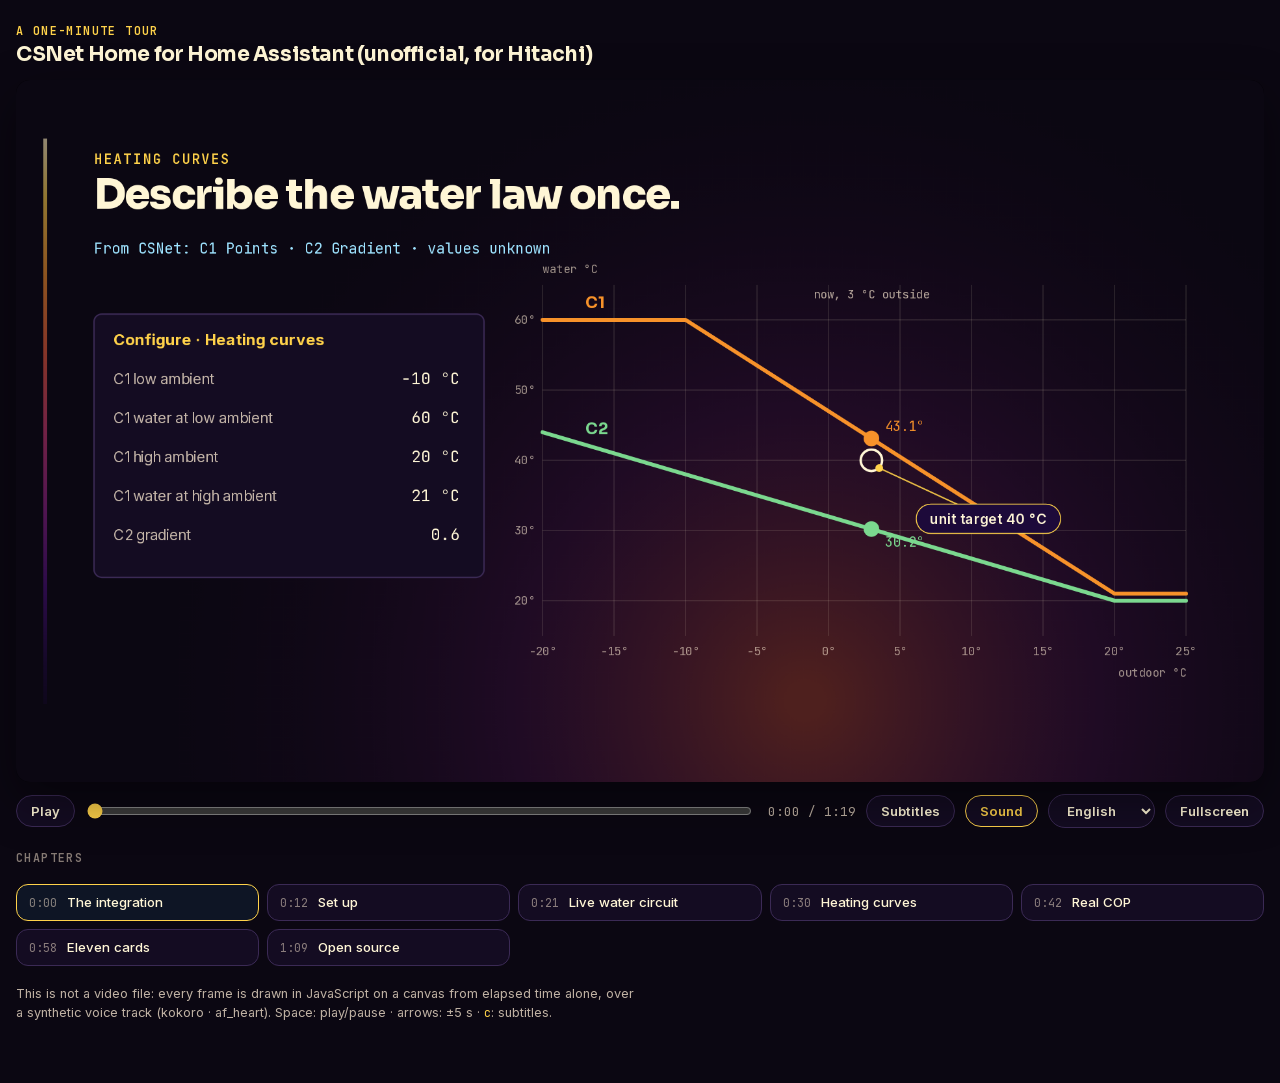
<file: docs/videos/csnet-home-tour/index.html>
<!doctype html>
<html lang="en">
<head>
<meta charset="utf-8">
<meta name="viewport" content="width=device-width, initial-scale=1">
<title>CSNet Home for Home Assistant (unofficial, for Hitachi)</title>
<meta name="description" content="A one-minute narrated tour of the CSNet Home (unofficial, for Hitachi) integration for Home Assistant: setup, live water circuit, heating curves, real COP and the bundled dashboard cards.">
<link rel="stylesheet" href="../engine/player.css">
<style>
  /* page colours around the stage — match them to the video's theme */
  :root { --bg: #0b0712; --panel: #140c22; --line: #3b2a55; --ink: #fff6d6; --soft: rgba(255,238,214,.74); --faint: rgba(255,238,214,.5); --accent: #ffd24a; }
</style>
</head>
<body>
<script src="../engine/engine.js"></script>
<script src="timing.js"></script>
<script src="scenes.js"></script>
</body>
</html>
</file>
<file: docs/videos/engine/player.css>
/* Player for static/videos/engine/engine.js.
   Fonts served from this folder (SIL OFL, see fonts/OFL-*.txt): no third-party requests. */
@font-face { font-family: "Inter"; src: url("fonts/inter-latin.woff2") format("woff2"); font-weight: 100 900; font-display: block; }
@font-face { font-family: "Sora"; src: url("fonts/sora-latin.woff2") format("woff2"); font-weight: 100 800; font-display: block; }
@font-face { font-family: "JetBrains Mono"; src: url("fonts/jetbrains-mono-latin.woff2") format("woff2"); font-weight: 100 800; font-display: block; }

:root {
  --bg: #0b0f17; --panel: #151c2b; --line: #2a3550;
  --ink: #e8ecf4; --soft: #b4bdd0; --faint: #7a849a; --accent: #38bdf8; --deep: #0a2233;
}
* { box-sizing: border-box; }
html, body { margin: 0; background: var(--bg); color: var(--ink); font: 15px/1.5 Inter, system-ui, sans-serif; }
main { max-width: 1280px; margin: 0 auto; padding: 24px 16px 48px; }
a { color: var(--accent); }
header { margin-bottom: 14px; }
.kicker { font: 600 0.78rem/1.2 "JetBrains Mono", monospace; letter-spacing: 0.12em; color: var(--accent); text-transform: uppercase; margin: 0 0 4px; }
h1 { font: 700 1.35rem/1.2 Sora, Inter, sans-serif; letter-spacing: -0.02em; margin: 0; }
.stage { position: relative; aspect-ratio: 16 / 9; width: 100%; background: #000; border-radius: 14px; overflow: hidden; box-shadow: 0 18px 50px rgba(0,0,0,.45); }
canvas { display: block; width: 100%; height: 100%; cursor: pointer; }

.bar { display: flex; align-items: center; gap: 10px; margin-top: 12px; flex-wrap: wrap; }
button, select { font: 600 0.88rem Inter, sans-serif; color: var(--ink); background: var(--panel); border: 1px solid var(--line); border-radius: 999px; padding: 7px 14px; cursor: pointer; }
button:hover, select:hover { border-color: var(--accent); }
button[aria-pressed="true"] { border-color: var(--accent); color: var(--accent); }
button:focus-visible, select:focus-visible, input:focus-visible { outline: 2px solid var(--accent); outline-offset: 2px; }
#seek { flex: 1 1 160px; accent-color: var(--accent); min-width: 120px; }
.time { font: 0.84rem "JetBrains Mono", monospace; color: var(--soft); min-width: 92px; text-align: right; }

.chapters { list-style: none; margin: 18px 0 0; padding: 0; display: grid; grid-template-columns: repeat(auto-fill, minmax(220px, 1fr)); gap: 8px; }
.chapters button { width: 100%; text-align: left; border-radius: 12px; padding: 9px 12px; display: flex; gap: 10px; align-items: baseline; font-weight: 500; }
.chapters button .t { font: 0.78rem "JetBrains Mono", monospace; color: var(--faint); }
.chapters button.on { border-color: var(--accent); background: rgba(56,189,248,0.08); }
.chapters-title { font: 600 0.78rem "JetBrains Mono", monospace; letter-spacing: 0.12em; text-transform: uppercase; color: var(--faint); margin: 22px 0 0; }
.note { margin-top: 18px; font-size: 0.85rem; color: var(--soft); max-width: 78ch; }
.note code { font-family: "JetBrains Mono", monospace; color: var(--accent); font-size: 0.8rem; }

/* ?embed=1 — just the stage and the control bar, for an <iframe> */
body.embed main { padding: 0; max-width: none; }
body.embed header, body.embed .chapters, body.embed .chapters-title, body.embed .note { display: none; }
body.embed .stage { border-radius: 8px; box-shadow: none; }
body.embed .bar { margin-top: 8px; gap: 6px; flex-wrap: nowrap; height: 32px; }
body.embed button, body.embed select { padding: 5px 11px; font-size: 0.8rem; }

/* ?capture=1 — frame-by-frame export (scripts/render.py) */
body.capture { background: #000; }
body.capture main { max-width: none; padding: 0; }
body.capture header, body.capture .bar, body.capture .chapters,
body.capture .chapters-title, body.capture .note { display: none; }
body.capture .stage { border-radius: 0; box-shadow: none; }

/* one row of controls in an iframe, whatever its width */
@media (max-width: 620px) { body.embed .time, body.embed #sound { display: none; } }
@media (max-width: 420px) { body.embed #subs, body.embed #full { display: none; } }

@media (max-width: 640px) {
  main { padding: 16px 16px 32px; }
  .time { min-width: 0; }
}
</file>
